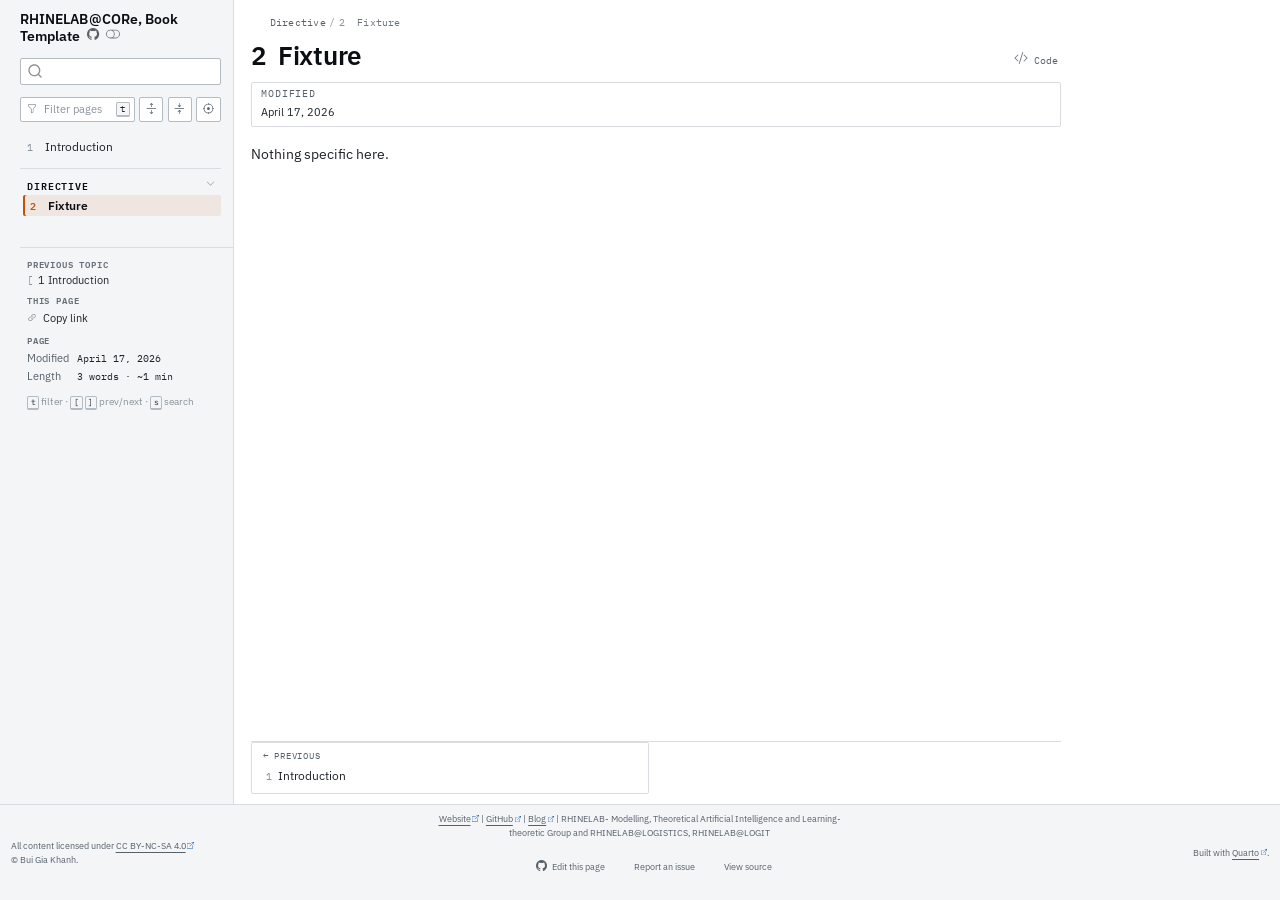
<file: core/public/content/indie.html>
<!DOCTYPE html>
<html xmlns="http://www.w3.org/1999/xhtml" lang="en" xml:lang="en"><head>

<meta charset="utf-8">
<meta name="generator" content="quarto-1.9.38">

<meta name="viewport" content="width=device-width, initial-scale=1.0, user-scalable=yes">


<title>2&nbsp; Fixture – RHINELAB@CORe, Book Template</title>
<style>
/* Default styles provided by pandoc.
** See https://pandoc.org/MANUAL.html#variables-for-html for config info.
*/
code{white-space: pre-wrap;}
span.smallcaps{font-variant: small-caps;}
div.columns{display: flex; gap: min(4vw, 1.5em);}
div.column{flex: auto; overflow-x: auto;}
div.hanging-indent{margin-left: 1.5em; text-indent: -1.5em;}
ul.task-list{list-style: none;}
ul.task-list li input[type="checkbox"] {
  width: 0.8em;
  margin: 0 0.8em 0.2em -1em; /* quarto-specific, see https://github.com/quarto-dev/quarto-cli/issues/4556 */ 
  vertical-align: middle;
}
/* CSS for syntax highlighting */
html { -webkit-text-size-adjust: 100%; }
pre > code.sourceCode { white-space: pre; position: relative; }
pre > code.sourceCode > span { display: inline-block; line-height: 1.25; }
pre > code.sourceCode > span:empty { height: 1.2em; }
.sourceCode { overflow: visible; }
code.sourceCode > span { color: inherit; text-decoration: inherit; }
div.sourceCode { margin: 1em 0; }
pre.sourceCode { margin: 0; }
@media screen {
div.sourceCode { overflow: auto; }
}
@media print {
pre > code.sourceCode { white-space: pre-wrap; }
pre > code.sourceCode > span { text-indent: -5em; padding-left: 5em; }
}
pre.numberSource code
  { counter-reset: source-line 0; }
pre.numberSource code > span
  { position: relative; left: -4em; counter-increment: source-line; }
pre.numberSource code > span > a:first-child::before
  { content: counter(source-line);
    position: relative; left: -1em; text-align: right; vertical-align: baseline;
    border: none; display: inline-block;
    -webkit-touch-callout: none; -webkit-user-select: none;
    -khtml-user-select: none; -moz-user-select: none;
    -ms-user-select: none; user-select: none;
    padding: 0 4px; width: 4em;
  }
pre.numberSource { margin-left: 3em;  padding-left: 4px; }
div.sourceCode
  {   }
@media screen {
pre > code.sourceCode > span > a:first-child::before { text-decoration: underline; }
}
</style>


<script src="../site_libs/quarto-nav/quarto-nav.js"></script>
<script src="../site_libs/clipboard/clipboard.min.js"></script>
<script src="../site_libs/quarto-search/autocomplete.umd.js"></script>
<script src="../site_libs/quarto-search/fuse.min.js"></script>
<script src="../site_libs/quarto-search/quarto-search.js"></script>
<meta name="quarto:offset" content="../">
<link href="../index.html" rel="prev">
<link href="../Figures/favicon.ico" rel="icon">
<script src="../site_libs/quarto-html/quarto.js" type="module"></script>
<script src="../site_libs/quarto-html/tabsets/tabsets.js" type="module"></script>
<script src="../site_libs/quarto-html/popper.min.js"></script>
<script src="../site_libs/quarto-html/tippy.umd.min.js"></script>
<script src="../site_libs/quarto-html/anchor.min.js"></script>
<link href="../site_libs/quarto-html/tippy.css" rel="stylesheet">
<link href="../site_libs/quarto-html/quarto-syntax-highlighting-be5d01a035611e5caa05065215894e97.css" rel="stylesheet" class="quarto-color-scheme" id="quarto-text-highlighting-styles">
<link href="../site_libs/quarto-html/quarto-syntax-highlighting-dark-0ef14ab1bd9b01543e0f27530284b958.css" rel="stylesheet" class="quarto-color-scheme quarto-color-alternate" id="quarto-text-highlighting-styles">
<link href="../site_libs/quarto-html/quarto-syntax-highlighting-be5d01a035611e5caa05065215894e97.css" rel="stylesheet" class="quarto-color-scheme-extra" id="quarto-text-highlighting-styles">
<script src="../site_libs/bootstrap/bootstrap.min.js"></script>
<link href="../site_libs/bootstrap/bootstrap-icons.css" rel="stylesheet">
<link href="../site_libs/bootstrap/bootstrap-bf4e593068bd9ca07a4d32c51b0ba6f3.min.css" rel="stylesheet" append-hash="true" class="quarto-color-scheme" id="quarto-bootstrap" data-mode="light">
<link href="../site_libs/bootstrap/bootstrap-dark-c911523ab3c2d08f314f5690ccd08cb3.min.css" rel="stylesheet" append-hash="true" class="quarto-color-scheme quarto-color-alternate" id="quarto-bootstrap" data-mode="dark">
<link href="../site_libs/bootstrap/bootstrap-bf4e593068bd9ca07a4d32c51b0ba6f3.min.css" rel="stylesheet" append-hash="true" class="quarto-color-scheme-extra" id="quarto-bootstrap" data-mode="light">
<script id="quarto-search-options" type="application/json">{
  "location": "sidebar",
  "copy-button": false,
  "collapse-after": 3,
  "panel-placement": "start",
  "type": "textbox",
  "limit": 50,
  "keyboard-shortcut": [
    "f",
    "/",
    "s"
  ],
  "show-item-context": false,
  "language": {
    "search-no-results-text": "No results",
    "search-matching-documents-text": "matching documents",
    "search-copy-link-title": "Copy link to search",
    "search-hide-matches-text": "Hide additional matches",
    "search-more-match-text": "more match in this document",
    "search-more-matches-text": "more matches in this document",
    "search-clear-button-title": "Clear",
    "search-text-placeholder": "",
    "search-detached-cancel-button-title": "Cancel",
    "search-submit-button-title": "Submit",
    "search-label": "Search"
  }
}</script>
<style>html{ scroll-behavior: smooth; }</style>


</head>

<body class="nav-sidebar docked quarto-light"><script id="quarto-html-before-body" type="application/javascript">
    const toggleBodyColorMode = (bsSheetEl) => {
      const mode = bsSheetEl.getAttribute("data-mode");
      const bodyEl = window.document.querySelector("body");
      if (mode === "dark") {
        bodyEl.classList.add("quarto-dark");
        bodyEl.classList.remove("quarto-light");
      } else {
        bodyEl.classList.add("quarto-light");
        bodyEl.classList.remove("quarto-dark");
      }
    }
    const toggleBodyColorPrimary = () => {
      const bsSheetEl = window.document.querySelector("link#quarto-bootstrap:not([rel=disabled-stylesheet])");
      if (bsSheetEl) {
        toggleBodyColorMode(bsSheetEl);
      }
    }
    const setColorSchemeToggle = (alternate) => {
      const toggles = window.document.querySelectorAll('.quarto-color-scheme-toggle');
      for (let i=0; i < toggles.length; i++) {
        const toggle = toggles[i];
        if (toggle) {
          if (alternate) {
            toggle.classList.add("alternate");
          } else {
            toggle.classList.remove("alternate");
          }
        }
      }
    };
    const toggleColorMode = (alternate) => {
      // Switch the stylesheets
      const primaryStylesheets = window.document.querySelectorAll('link.quarto-color-scheme:not(.quarto-color-alternate)');
      const alternateStylesheets = window.document.querySelectorAll('link.quarto-color-scheme.quarto-color-alternate');
      manageTransitions('#quarto-margin-sidebar .nav-link', false);
      if (alternate) {
        // note: dark is layered on light, we don't disable primary!
        enableStylesheet(alternateStylesheets);
        for (const sheetNode of alternateStylesheets) {
          if (sheetNode.id === "quarto-bootstrap") {
            toggleBodyColorMode(sheetNode);
          }
        }
      } else {
        disableStylesheet(alternateStylesheets);
        enableStylesheet(primaryStylesheets)
        toggleBodyColorPrimary();
      }
      manageTransitions('#quarto-margin-sidebar .nav-link', true);
      // Switch the toggles
      setColorSchemeToggle(alternate)
      // Hack to workaround the fact that safari doesn't
      // properly recolor the scrollbar when toggling (#1455)
      if (navigator.userAgent.indexOf('Safari') > 0 && navigator.userAgent.indexOf('Chrome') == -1) {
        manageTransitions("body", false);
        window.scrollTo(0, 1);
        setTimeout(() => {
          window.scrollTo(0, 0);
          manageTransitions("body", true);
        }, 40);
      }
    }
    const disableStylesheet = (stylesheets) => {
      for (let i=0; i < stylesheets.length; i++) {
        const stylesheet = stylesheets[i];
        stylesheet.rel = 'disabled-stylesheet';
      }
    }
    const enableStylesheet = (stylesheets) => {
      for (let i=0; i < stylesheets.length; i++) {
        const stylesheet = stylesheets[i];
        if(stylesheet.rel !== 'stylesheet') { // for Chrome, which will still FOUC without this check
          stylesheet.rel = 'stylesheet';
        }
      }
    }
    const manageTransitions = (selector, allowTransitions) => {
      const els = window.document.querySelectorAll(selector);
      for (let i=0; i < els.length; i++) {
        const el = els[i];
        if (allowTransitions) {
          el.classList.remove('notransition');
        } else {
          el.classList.add('notransition');
        }
      }
    }
    const isFileUrl = () => {
      return window.location.protocol === 'file:';
    }
    const hasAlternateSentinel = () => {
      let styleSentinel = getColorSchemeSentinel();
      if (styleSentinel !== null) {
        return styleSentinel === "alternate";
      } else {
        return false;
      }
    }
    const setStyleSentinel = (alternate) => {
      const value = alternate ? "alternate" : "default";
      if (!isFileUrl()) {
        window.localStorage.setItem("quarto-color-scheme", value);
      } else {
        localAlternateSentinel = value;
      }
    }
    const getColorSchemeSentinel = () => {
      if (!isFileUrl()) {
        const storageValue = window.localStorage.getItem("quarto-color-scheme");
        return storageValue != null ? storageValue : localAlternateSentinel;
      } else {
        return localAlternateSentinel;
      }
    }
    const toggleGiscusIfUsed = (isAlternate, darkModeDefault) => {
      const baseTheme = document.querySelector('#giscus-base-theme')?.value ?? 'light';
      const alternateTheme = document.querySelector('#giscus-alt-theme')?.value ?? 'dark';
      let newTheme = '';
      if(authorPrefersDark) {
        newTheme = isAlternate ? baseTheme : alternateTheme;
      } else {
        newTheme = isAlternate ? alternateTheme : baseTheme;
      }
      const changeGiscusTheme = () => {
        // From: https://github.com/giscus/giscus/issues/336
        const sendMessage = (message) => {
          const iframe = document.querySelector('iframe.giscus-frame');
          if (!iframe) return;
          iframe.contentWindow.postMessage({ giscus: message }, 'https://giscus.app');
        }
        sendMessage({
          setConfig: {
            theme: newTheme
          }
        });
      }
      const isGiscussLoaded = window.document.querySelector('iframe.giscus-frame') !== null;
      if (isGiscussLoaded) {
        changeGiscusTheme();
      }
    };
    const authorPrefersDark = false;
    const queryPrefersDark = window.matchMedia('(prefers-color-scheme: dark)');
    const darkModeDefault = queryPrefersDark.matches;
      document.querySelector('link#quarto-text-highlighting-styles.quarto-color-scheme-extra').rel = 'disabled-stylesheet';
      document.querySelector('link#quarto-bootstrap.quarto-color-scheme-extra').rel = 'disabled-stylesheet';
    let localAlternateSentinel = darkModeDefault ? 'alternate' : 'default';
    // Dark / light mode switch
    window.quartoToggleColorScheme = () => {
      // Read the current dark / light value
      let toAlternate = !hasAlternateSentinel();
      toggleColorMode(toAlternate);
      setStyleSentinel(toAlternate);
      toggleGiscusIfUsed(toAlternate, darkModeDefault);
      window.dispatchEvent(new Event('resize'));
    };
    queryPrefersDark.addEventListener("change", e => {
      if(window.localStorage.getItem("quarto-color-scheme") !== null)
        return;
      const alternate = e.matches
      toggleColorMode(alternate);
      localAlternateSentinel = e.matches ? 'alternate' : 'default'; // this is used alongside local storage!
      toggleGiscusIfUsed(alternate, darkModeDefault);
    });
    // Switch to dark mode if need be
    if (hasAlternateSentinel()) {
      toggleColorMode(true);
    } else {
      toggleColorMode(false);
    }
  </script>

<div id="quarto-search-results"></div>
  <header id="quarto-header" class="headroom fixed-top">
  <nav class="quarto-secondary-nav">
    <div class="container-fluid d-flex">
      <button type="button" class="quarto-btn-toggle btn" data-bs-toggle="collapse" role="button" data-bs-target=".quarto-sidebar-collapse-item" aria-controls="quarto-sidebar" aria-expanded="false" aria-label="Toggle sidebar navigation" onclick="if (window.quartoToggleHeadroom) { window.quartoToggleHeadroom(); }">
        <i class="bi bi-layout-text-sidebar-reverse"></i>
      </button>
        <nav class="quarto-page-breadcrumbs" aria-label="breadcrumb"><ol class="breadcrumb"><li class="breadcrumb-item"><a href="../content/indie.html">Directive</a></li><li class="breadcrumb-item"><a href="../content/indie.html"><span class="chapter-number">2</span>&nbsp; <span class="chapter-title">Fixture</span></a></li></ol></nav>
        <a class="flex-grow-1" role="navigation" data-bs-toggle="collapse" data-bs-target=".quarto-sidebar-collapse-item" aria-controls="quarto-sidebar" aria-expanded="false" aria-label="Toggle sidebar navigation" onclick="if (window.quartoToggleHeadroom) { window.quartoToggleHeadroom(); }">      
        </a>
      <button type="button" class="btn quarto-search-button" aria-label="Search" onclick="window.quartoOpenSearch();">
        <i class="bi bi-search"></i>
      </button>
    </div>
  </nav>
</header>
<!-- content -->
<div id="quarto-content" class="quarto-container page-columns page-rows-contents page-layout-article">
<!-- sidebar -->
  <nav id="quarto-sidebar" class="sidebar collapse collapse-horizontal quarto-sidebar-collapse-item sidebar-navigation docked overflow-auto">
    <div class="pt-lg-2 mt-2 text-left sidebar-header">
    <div class="sidebar-title mb-0 py-0">
      <a href="../">RHINELAB@CORe, Book Template</a> 
        <div class="sidebar-tools-main">
    <a href="https://github.com/tree/main/book/" title="Source Code" class="quarto-navigation-tool px-1" aria-label="Source Code"><i class="bi bi-github"></i></a>
  <a href="" class="quarto-color-scheme-toggle quarto-navigation-tool  px-1" onclick="window.quartoToggleColorScheme(); return false;" title="Toggle dark mode"><i class="bi"></i></a>
</div>
    </div>
      </div>
        <div class="mt-2 flex-shrink-0 align-items-center">
        <div class="sidebar-search">
        <div id="quarto-search" class="" title="Search"></div>
        </div>
        </div>
    <div class="sidebar-menu-container"> 
    <ul class="list-unstyled mt-1">
        <li class="sidebar-item">
  <div class="sidebar-item-container"> 
  <a href="../index.html" class="sidebar-item-text sidebar-link">
 <span class="menu-text"><span class="chapter-number">1</span>&nbsp; <span class="chapter-title">Introduction</span></span></a>
  </div>
</li>
        <li class="sidebar-item sidebar-item-section">
      <div class="sidebar-item-container"> 
            <a class="sidebar-item-text sidebar-link text-start" data-bs-toggle="collapse" data-bs-target="#quarto-sidebar-section-1" role="navigation" aria-expanded="true">
 <span class="menu-text">Directive</span></a>
          <a class="sidebar-item-toggle text-start" data-bs-toggle="collapse" data-bs-target="#quarto-sidebar-section-1" role="navigation" aria-expanded="true" aria-label="Toggle section">
            <i class="bi bi-chevron-right ms-2"></i>
          </a> 
      </div>
      <ul id="quarto-sidebar-section-1" class="collapse list-unstyled sidebar-section depth1 show">  
          <li class="sidebar-item">
  <div class="sidebar-item-container"> 
  <a href="../content/indie.html" class="sidebar-item-text sidebar-link active">
 <span class="menu-text"><span class="chapter-number">2</span>&nbsp; <span class="chapter-title">Fixture</span></span></a>
  </div>
</li>
      </ul>
  </li>
    </ul>
    </div>
</nav>
<div id="quarto-sidebar-glass" class="quarto-sidebar-collapse-item" data-bs-toggle="collapse" data-bs-target=".quarto-sidebar-collapse-item"></div>
<!-- margin-sidebar -->
    <div id="quarto-margin-sidebar" class="sidebar margin-sidebar zindex-bottom">
        
    </div>
<!-- main -->
<main class="content" id="quarto-document-content">


<header id="title-block-header" class="quarto-title-block default"><nav class="quarto-page-breadcrumbs quarto-title-breadcrumbs d-none d-lg-block" aria-label="breadcrumb"><ol class="breadcrumb"><li class="breadcrumb-item"><a href="../content/indie.html">Directive</a></li><li class="breadcrumb-item"><a href="../content/indie.html"><span class="chapter-number">2</span>&nbsp; <span class="chapter-title">Fixture</span></a></li></ol></nav>
<div class="quarto-title">
<div class="quarto-title-block"><div><h1 class="title"><span class="chapter-number">2</span>&nbsp; <span class="chapter-title">Fixture</span></h1><button type="button" class="btn code-tools-button" id="quarto-code-tools-source"><i class="bi"></i> Code</button></div></div>
</div>



<div class="quarto-title-meta">

    
  
    <div>
    <div class="quarto-title-meta-heading">Modified</div>
    <div class="quarto-title-meta-contents">
      <p class="date-modified">April 17, 2026</p>
    </div>
  </div>
    
  </div>
  


</header>


<p>Nothing specific here.</p>


<!-- -->


</main> <!-- /main -->
<script id="rhinelab-tools">
/* RHINELAB docs tools: sidebar filter, expand/collapse/locate, remembered
   section state, Sphinx-style page panel, keyboard nav, code language labels.
   No dependencies; uses Bootstrap's Collapse if present. */
(() => {
  "use strict";

  const onReady = (fn) =>
    document.readyState === "loading"
      ? document.addEventListener("DOMContentLoaded", () => setTimeout(fn, 0))
      : setTimeout(fn, 0);

  // one storage namespace per site (several sites can share a domain)
  const siteRoot = (() => {
    const off = document.querySelector('meta[name="quarto:offset"]');
    try { return new URL(off ? off.content : "./", location.href).pathname; }
    catch { return "/"; }
  })();
  const store = {
    key: "rhinelab:sidebar:" + siteRoot,
    read() { try { return JSON.parse(localStorage.getItem(this.key)) || {}; } catch { return {}; } },
    write(v) { try { localStorage.setItem(this.key, JSON.stringify(v)); } catch {} },
  };

  const el = (tag, attrs = {}, html = "") => {
    const n = document.createElement(tag);
    for (const [k, v] of Object.entries(attrs)) n.setAttribute(k, v);
    if (html) n.innerHTML = html;
    return n;
  };
  const esc = (s) => s.replace(/[&<>"']/g, (c) => ({ "&": "&amp;", "<": "&lt;", ">": "&gt;", '"': "&quot;", "'": "&#39;" }[c]));
  const clean = (s) => (s || "").replace(/\s+/g, " ").trim();
  const isTyping = (t) => t && (t.isContentEditable || /^(INPUT|TEXTAREA|SELECT)$/.test(t.tagName));

  onReady(() => {
    const sidebar = document.getElementById("quarto-sidebar");
    const menu = sidebar && sidebar.querySelector(".sidebar-menu-container");
    const prevLink = document.querySelector(".page-navigation .nav-page-previous a.pagination-link");
    const nextLink = document.querySelector(".page-navigation .nav-page-next a.pagination-link");

    // ── code blocks: language label ────────────────────────────────────
    const skip = new Set(["sourceCode", "code-with-copy", "number-lines", "numberSource", "code-annotation-code", "cell-code"]);
    document.querySelectorAll("div.sourceCode > pre.sourceCode").forEach((pre) => {
      const lang = [...pre.classList].find((c) => !skip.has(c));
      if (lang) pre.parentElement.setAttribute("data-lang", lang === "r" ? "R" : lang);
    });

    // ── keyboard: [ ] prev/next page, t = filter ───────────────────────
    let filterInput = null;
    document.addEventListener("keydown", (e) => {
      if (e.defaultPrevented || e.ctrlKey || e.metaKey || e.altKey || isTyping(e.target)) return;
      if (e.key === "[" && prevLink) { e.preventDefault(); location.href = prevLink.href; }
      else if (e.key === "]" && nextLink) { e.preventDefault(); location.href = nextLink.href; }
      else if (e.key === "t" && filterInput && filterInput.offsetParent !== null) {
        e.preventDefault(); filterInput.focus(); filterInput.select();
      }
    });

    if (!sidebar || !menu) return;

    // ── section open/close helpers ─────────────────────────────────────
    const sections = () => [...menu.querySelectorAll("ul.sidebar-section[id]")];
    const triggersFor = (ul) => sidebar.querySelectorAll(`[data-bs-target="#${CSS.escape(ul.id)}"]`);
    const setOpen = (ul, open) => {
      ul.classList.toggle("show", open);
      triggersFor(ul).forEach((a) => {
        a.setAttribute("aria-expanded", String(open));
        a.classList.toggle("collapsed", !open);
      });
    };
    const holdsActive = (ul) => !!ul.querySelector("a.sidebar-link.active");
    const openAncestors = (node) => {
      let ul = node.closest("ul.sidebar-section");
      while (ul) { setOpen(ul, true); ul = ul.parentElement.closest("ul.sidebar-section"); }
    };

    // remember what the reader opened/closed, across pages
    let state = store.read();
    sections().forEach((ul) => {
      if (!(ul.id in state)) return;
      if (state[ul.id] === false && holdsActive(ul)) return; // never hide the current page
      setOpen(ul, state[ul.id]);
    });
    let filtering = false;
    const remember = (e) => {
      const ul = e.target;
      if (filtering || !ul.classList || !ul.classList.contains("sidebar-section") || !ul.id) return;
      state[ul.id] = e.type === "shown.bs.collapse";
      store.write(state);
    };
    sidebar.addEventListener("shown.bs.collapse", remember);
    sidebar.addEventListener("hidden.bs.collapse", remember);

    // ── toolbar: filter + expand/collapse/locate ───────────────────────
    const bar = el("div", { class: "mt-sb-toolbar", role: "toolbar", "aria-label": "Navigation tools" });
    bar.innerHTML =
      '<label class="mt-sb-filter"><i class="bi bi-funnel" aria-hidden="true"></i>' +
      '<input type="search" placeholder="Filter pages" aria-label="Filter navigation" autocomplete="off" spellcheck="false">' +
      "<kbd>t</kbd></label>" +
      '<button type="button" class="mt-sb-btn" data-act="expand" title="Expand all"><i class="bi bi-arrows-expand"></i></button>' +
      '<button type="button" class="mt-sb-btn" data-act="collapse" title="Collapse all"><i class="bi bi-arrows-collapse"></i></button>' +
      '<button type="button" class="mt-sb-btn" data-act="locate" title="Reveal current page"><i class="bi bi-crosshair"></i></button>';
    menu.parentNode.insertBefore(bar, menu);
    filterInput = bar.querySelector("input");
    const empty = el("div", { class: "mt-sb-empty", hidden: "" }, "no matching pages");
    menu.appendChild(empty);

    // scroll only the sidebar (scrollIntoView would also move the page)
    const centerIn = (a, smooth) => {
      const r = a.getBoundingClientRect(), s = sidebar.getBoundingClientRect();
      sidebar.scrollTo({ top: sidebar.scrollTop + (r.top - s.top) - s.height / 2 + r.height / 2,
                         behavior: smooth ? "smooth" : "auto" });
    };
    const locate = () => {
      const a = menu.querySelector("a.sidebar-link.active");
      if (!a) return;
      openAncestors(a);
      centerIn(a, true);
      a.focus({ preventScroll: true });
    };

    bar.addEventListener("click", (e) => {
      const btn = e.target.closest("button[data-act]");
      if (!btn) return;
      const act = btn.dataset.act;
      if (act === "locate") return locate();
      const open = act === "expand";
      sections().forEach((ul) => { setOpen(ul, open); state[ul.id] = open; });
      if (!open) { const a = menu.querySelector("a.sidebar-link.active"); if (a) openAncestors(a); }
      store.write(state);
    });

    // filter
    const items = [...menu.querySelectorAll("li.sidebar-item")];
    const labelOf = (li) => {
      const a = li.querySelector(":scope > .sidebar-item-container > a.sidebar-item-text");
      return clean(a ? a.textContent : "").toLowerCase();
    };
    const labels = new Map(items.map((li) => [li, labelOf(li)]));
    let snapshot = null;

    const runFilter = (raw) => {
      const terms = clean(raw).toLowerCase().split(" ").filter(Boolean);
      if (!terms.length) {
        filtering = false;
        items.forEach((li) => li.classList.remove("mt-hide", "mt-match"));
        if (snapshot) { snapshot.forEach(([ul, open]) => setOpen(ul, open)); snapshot = null; }
        empty.hidden = true;
        return;
      }
      if (!snapshot) snapshot = sections().map((ul) => [ul, ul.classList.contains("show")]);
      filtering = true;
      items.forEach((li) => { li.classList.add("mt-hide"); li.classList.remove("mt-match"); });
      let hits = 0;
      items.forEach((li) => {
        const label = labels.get(li);
        if (!terms.every((t) => label.includes(t))) return;
        hits++;
        li.classList.remove("mt-hide");
        li.classList.add("mt-match");
        const own = li.querySelector(":scope > ul.sidebar-section");
        if (own) { setOpen(own, true); own.querySelectorAll("li.sidebar-item").forEach((d) => d.classList.remove("mt-hide")); }
        let p = li.parentElement.closest("li.sidebar-item");
        while (p) {
          p.classList.remove("mt-hide");
          const ul = p.querySelector(":scope > ul.sidebar-section");
          if (ul) setOpen(ul, true);
          p = p.parentElement.closest("li.sidebar-item");
        }
      });
      empty.hidden = hits > 0;
    };

    filterInput.addEventListener("input", () => runFilter(filterInput.value));
    filterInput.addEventListener("keydown", (e) => {
      if (e.key === "Escape") { filterInput.value = ""; runFilter(""); filterInput.blur(); }
      else if (e.key === "Enter") {
        const first = menu.querySelector("li.mt-match > .sidebar-item-container > a.sidebar-link[href]");
        if (first) location.href = first.href;
      } else if (e.key === "ArrowDown") {
        const first = menu.querySelector("li.sidebar-item:not(.mt-hide) a.sidebar-link[href]");
        if (first) { e.preventDefault(); first.focus(); }
      }
    });

    // ↑/↓ moves between visible links inside the tree
    menu.addEventListener("keydown", (e) => {
      if (e.key !== "ArrowDown" && e.key !== "ArrowUp") return;
      const links = [...menu.querySelectorAll("a.sidebar-link[href]")].filter((a) => a.offsetParent !== null);
      const i = links.indexOf(document.activeElement);
      if (i < 0) return;
      e.preventDefault();
      const j = e.key === "ArrowDown" ? Math.min(i + 1, links.length - 1) : i - 1;
      if (j < 0) filterInput.focus(); else links[j].focus();
    });

    // ── page panel (Sphinx: previous / next topic, this page, meta) ────
    const panel = el("div", { class: "mt-sb-panel" });
    const topic = (a, dir, label) =>
      `<section class="mt-sb-block"><h6>${label}</h6><a class="mt-topic" href="${a.getAttribute("href")}">` +
      `<span class="mt-dir">${dir}</span><span>${esc(clean(a.textContent))}</span></a></section>`;
    let html = "";
    if (prevLink) html += topic(prevLink, "[", "Previous topic");
    if (nextLink) html += topic(nextLink, "]", "Next topic");

    const actionsBox = document.querySelector("#quarto-margin-sidebar .toc-actions") ||
                       document.querySelector("nav[role='doc-toc'] .toc-actions");
    const actions = actionsBox ? [...actionsBox.querySelectorAll("a")] : [];
    const icon = (t) => /edit/i.test(t) ? "pencil-square" : /issue|bug/i.test(t) ? "bug" : /source/i.test(t) ? "file-earmark-code" : "box-arrow-up-right";
    html += '<section class="mt-sb-block"><h6>This page</h6><ul>';
    actions.forEach((a) => {
      const t = clean(a.textContent);
      html += `<li><a href="${a.getAttribute("href")}"${a.target ? ` target="${a.target}"` : ""}><i class="bi bi-${icon(t)}"></i>${esc(t)}</a></li>`;
    });
    html += '<li><button type="button" class="mt-linklike" data-act="copy-link"><i class="bi bi-link-45deg"></i><span>Copy link</span></button></li>';
    html += "</ul></section>";

    const main = document.querySelector("main.content");
    if (main) {
      const body = main.cloneNode(true);
      body.querySelectorAll("pre, code, script, style, .MathJax, mjx-container, .quarto-title-block, nav, .footnotes").forEach((n) => n.remove());
      const words = (body.textContent.match(/[\p{L}\p{N}][\p{L}\p{N}'’-]*/gu) || []).length;
      const mod = document.querySelector(".quarto-title-meta .date-modified, p.date-modified");
      const secs = main.querySelectorAll("section.level2").length;
      html += '<section class="mt-sb-block mt-sb-meta"><h6>Page</h6><dl>';
      if (mod) html += `<dt>Modified</dt><dd>${esc(clean(mod.textContent))}</dd>`;
      html += `<dt>Length</dt><dd>${words.toLocaleString()} words · ~${Math.max(1, Math.round(words / 220))} min</dd>`;
      if (secs) html += `<dt>Sections</dt><dd>${secs}</dd>`;
      html += "</dl></section>";
    }
    html += '<div class="mt-sb-keys"><kbd>t</kbd> filter · <kbd>[</kbd> <kbd>]</kbd> prev/next · <kbd>s</kbd> search</div>';
    panel.innerHTML = html;
    menu.after(panel);

    panel.addEventListener("click", async (e) => {
      const btn = e.target.closest('[data-act="copy-link"]');
      if (!btn) return;
      const span = btn.querySelector("span");
      try { await navigator.clipboard.writeText(location.href.split("#")[0]); span.textContent = "Copied"; }
      catch { span.textContent = "Copy failed"; }
      setTimeout(() => (span.textContent = "Copy link"), 1400);
    });

    // keep the current page in view on load (without animation)
    const active = menu.querySelector("a.sidebar-link.active");
    if (active) {
      const r = active.getBoundingClientRect(), s = sidebar.getBoundingClientRect();
      if (r.top < s.top || r.bottom > s.bottom) centerIn(active, false);
    }
  });
})();
</script>
<script id="quarto-html-after-body" type="application/javascript">
  window.document.addEventListener("DOMContentLoaded", function (event) {
    // Ensure there is a toggle, if there isn't float one in the top right
    if (window.document.querySelector('.quarto-color-scheme-toggle') === null) {
      const a = window.document.createElement('a');
      a.classList.add('top-right');
      a.classList.add('quarto-color-scheme-toggle');
      a.href = "";
      a.onclick = function() { try { window.quartoToggleColorScheme(); } catch {} return false; };
      const i = window.document.createElement("i");
      i.classList.add('bi');
      a.appendChild(i);
      window.document.body.appendChild(a);
    }
    setColorSchemeToggle(hasAlternateSentinel())
    const icon = "";
    const anchorJS = new window.AnchorJS();
    anchorJS.options = {
      placement: 'right',
      icon: icon
    };
    anchorJS.add('.anchored');
    const isCodeAnnotation = (el) => {
      for (const clz of el.classList) {
        if (clz.startsWith('code-annotation-')) {                     
          return true;
        }
      }
      return false;
    }
    const onCopySuccess = function(e) {
      // button target
      const button = e.trigger;
      // don't keep focus
      button.blur();
      // flash "checked"
      button.classList.add('code-copy-button-checked');
      var currentTitle = button.getAttribute("title");
      button.setAttribute("title", "Copied!");
      let tooltip;
      if (window.bootstrap) {
        button.setAttribute("data-bs-toggle", "tooltip");
        button.setAttribute("data-bs-placement", "left");
        button.setAttribute("data-bs-title", "Copied!");
        tooltip = new bootstrap.Tooltip(button, 
          { trigger: "manual", 
            customClass: "code-copy-button-tooltip",
            offset: [0, -8]});
        tooltip.show();    
      }
      setTimeout(function() {
        if (tooltip) {
          tooltip.hide();
          button.removeAttribute("data-bs-title");
          button.removeAttribute("data-bs-toggle");
          button.removeAttribute("data-bs-placement");
        }
        button.setAttribute("title", currentTitle);
        button.classList.remove('code-copy-button-checked');
      }, 1000);
      // clear code selection
      e.clearSelection();
    }
    const getTextToCopy = function(trigger) {
      const outerScaffold = trigger.parentElement.cloneNode(true);
      const codeEl = outerScaffold.querySelector('code');
      for (const childEl of codeEl.children) {
        if (isCodeAnnotation(childEl)) {
          childEl.remove();
        }
      }
      return codeEl.innerText;
    }
    const clipboard = new window.ClipboardJS('.code-copy-button:not([data-in-quarto-modal])', {
      text: getTextToCopy
    });
    clipboard.on('success', onCopySuccess);
    if (window.document.getElementById('quarto-embedded-source-code-modal')) {
      const clipboardModal = new window.ClipboardJS('.code-copy-button[data-in-quarto-modal]', {
        text: getTextToCopy,
        container: window.document.getElementById('quarto-embedded-source-code-modal')
      });
      clipboardModal.on('success', onCopySuccess);
    }
    const viewSource = window.document.getElementById('quarto-view-source') ||
                       window.document.getElementById('quarto-code-tools-source');
    if (viewSource) {
      const sourceUrl = viewSource.getAttribute("data-quarto-source-url");
      viewSource.addEventListener("click", function(e) {
        if (sourceUrl) {
          // rstudio viewer pane
          if (/\bcapabilities=\b/.test(window.location)) {
            window.open(sourceUrl);
          } else {
            window.location.href = sourceUrl;
          }
        } else {
          const modal = new bootstrap.Modal(document.getElementById('quarto-embedded-source-code-modal'));
          modal.show();
        }
        return false;
      });
    }
    function toggleCodeHandler(show) {
      return function(e) {
        const detailsSrc = window.document.querySelectorAll(".cell > details > .sourceCode");
        for (let i=0; i<detailsSrc.length; i++) {
          const details = detailsSrc[i].parentElement;
          if (show) {
            details.open = true;
          } else {
            details.removeAttribute("open");
          }
        }
        const cellCodeDivs = window.document.querySelectorAll(".cell > .sourceCode");
        const fromCls = show ? "hidden" : "unhidden";
        const toCls = show ? "unhidden" : "hidden";
        for (let i=0; i<cellCodeDivs.length; i++) {
          const codeDiv = cellCodeDivs[i];
          if (codeDiv.classList.contains(fromCls)) {
            codeDiv.classList.remove(fromCls);
            codeDiv.classList.add(toCls);
          } 
        }
        return false;
      }
    }
    const hideAllCode = window.document.getElementById("quarto-hide-all-code");
    if (hideAllCode) {
      hideAllCode.addEventListener("click", toggleCodeHandler(false));
    }
    const showAllCode = window.document.getElementById("quarto-show-all-code");
    if (showAllCode) {
      showAllCode.addEventListener("click", toggleCodeHandler(true));
    }
      var localhostRegex = new RegExp(/^(?:http|https):\/\/localhost\:?[0-9]*\//);
      var mailtoRegex = new RegExp(/^mailto:/);
        var filterRegex = new RegExp('/' + window.location.host + '/');
      var isInternal = (href) => {
          return filterRegex.test(href) || localhostRegex.test(href) || mailtoRegex.test(href);
      }
      // Inspect non-navigation links and adorn them if external
     var links = window.document.querySelectorAll('a[href]:not(.nav-link):not(.navbar-brand):not(.toc-action):not(.sidebar-link):not(.sidebar-item-toggle):not(.pagination-link):not(.no-external):not([aria-hidden]):not(.dropdown-item):not(.quarto-navigation-tool):not(.about-link)');
      for (var i=0; i<links.length; i++) {
        const link = links[i];
        if (!isInternal(link.href)) {
          // undo the damage that might have been done by quarto-nav.js in the case of
          // links that we want to consider external
          if (link.dataset.originalHref !== undefined) {
            link.href = link.dataset.originalHref;
          }
            // target, if specified
            link.setAttribute("target", "_blank");
            if (link.getAttribute("rel") === null) {
              link.setAttribute("rel", "noopener");
            }
            // default icon
            link.classList.add("external");
        }
      }
    function tippyHover(el, contentFn, onTriggerFn, onUntriggerFn) {
      const config = {
        allowHTML: true,
        maxWidth: 500,
        delay: 100,
        arrow: false,
        appendTo: function(el) {
            return el.parentElement;
        },
        interactive: true,
        interactiveBorder: 10,
        theme: 'quarto',
        placement: 'bottom-start',
      };
      if (contentFn) {
        config.content = contentFn;
      }
      if (onTriggerFn) {
        config.onTrigger = onTriggerFn;
      }
      if (onUntriggerFn) {
        config.onUntrigger = onUntriggerFn;
      }
      window.tippy(el, config); 
    }
    const noterefs = window.document.querySelectorAll('a[role="doc-noteref"]');
    for (var i=0; i<noterefs.length; i++) {
      const ref = noterefs[i];
      tippyHover(ref, function() {
        // use id or data attribute instead here
        let href = ref.getAttribute('data-footnote-href') || ref.getAttribute('href');
        try { href = new URL(href).hash; } catch {}
        const id = href.replace(/^#\/?/, "");
        const note = window.document.getElementById(id);
        if (note) {
          return note.innerHTML;
        } else {
          return "";
        }
      });
    }
    const xrefs = window.document.querySelectorAll('a.quarto-xref');
    const processXRef = (id, note) => {
      // Strip column container classes
      const stripColumnClz = (el) => {
        el.classList.remove("page-full", "page-columns");
        if (el.children) {
          for (const child of el.children) {
            stripColumnClz(child);
          }
        }
      }
      stripColumnClz(note)
      if (id === null || id.startsWith('sec-')) {
        // Special case sections, only their first couple elements
        const container = document.createElement("div");
        if (note.children && note.children.length > 2) {
          container.appendChild(note.children[0].cloneNode(true));
          for (let i = 1; i < note.children.length; i++) {
            const child = note.children[i];
            if (child.tagName === "P" && child.innerText === "") {
              continue;
            } else {
              container.appendChild(child.cloneNode(true));
              break;
            }
          }
          if (window.Quarto?.typesetMath) {
            window.Quarto.typesetMath(container);
          }
          return container.innerHTML
        } else {
          if (window.Quarto?.typesetMath) {
            window.Quarto.typesetMath(note);
          }
          return note.innerHTML;
        }
      } else {
        // Remove any anchor links if they are present
        const anchorLink = note.querySelector('a.anchorjs-link');
        if (anchorLink) {
          anchorLink.remove();
        }
        if (window.Quarto?.typesetMath) {
          window.Quarto.typesetMath(note);
        }
        if (note.classList.contains("callout")) {
          return note.outerHTML;
        } else {
          return note.innerHTML;
        }
      }
    }
    for (var i=0; i<xrefs.length; i++) {
      const xref = xrefs[i];
      tippyHover(xref, undefined, function(instance) {
        instance.disable();
        let url = xref.getAttribute('href');
        let hash = undefined; 
        if (url.startsWith('#')) {
          hash = url;
        } else {
          try { hash = new URL(url).hash; } catch {}
        }
        if (hash) {
          const id = hash.replace(/^#\/?/, "");
          const note = window.document.getElementById(id);
          if (note !== null) {
            try {
              const html = processXRef(id, note.cloneNode(true));
              instance.setContent(html);
            } finally {
              instance.enable();
              instance.show();
            }
          } else {
            // See if we can fetch this
            fetch(url.split('#')[0])
            .then(res => res.text())
            .then(html => {
              const parser = new DOMParser();
              const htmlDoc = parser.parseFromString(html, "text/html");
              const note = htmlDoc.getElementById(id);
              if (note !== null) {
                const html = processXRef(id, note);
                instance.setContent(html);
              } 
            }).finally(() => {
              instance.enable();
              instance.show();
            });
          }
        } else {
          // See if we can fetch a full url (with no hash to target)
          // This is a special case and we should probably do some content thinning / targeting
          fetch(url)
          .then(res => res.text())
          .then(html => {
            const parser = new DOMParser();
            const htmlDoc = parser.parseFromString(html, "text/html");
            const note = htmlDoc.querySelector('main.content');
            if (note !== null) {
              // This should only happen for chapter cross references
              // (since there is no id in the URL)
              // remove the first header
              if (note.children.length > 0 && note.children[0].tagName === "HEADER") {
                note.children[0].remove();
              }
              const html = processXRef(null, note);
              instance.setContent(html);
            } 
          }).finally(() => {
            instance.enable();
            instance.show();
          });
        }
      }, function(instance) {
      });
    }
        let selectedAnnoteEl;
        const selectorForAnnotation = ( cell, annotation) => {
          let cellAttr = 'data-code-cell="' + cell + '"';
          let lineAttr = 'data-code-annotation="' +  annotation + '"';
          const selector = 'span[' + cellAttr + '][' + lineAttr + ']';
          return selector;
        }
        const selectCodeLines = (annoteEl) => {
          const doc = window.document;
          const targetCell = annoteEl.getAttribute("data-target-cell");
          const targetAnnotation = annoteEl.getAttribute("data-target-annotation");
          const annoteSpan = window.document.querySelector(selectorForAnnotation(targetCell, targetAnnotation));
          const lines = annoteSpan.getAttribute("data-code-lines").split(",");
          const lineIds = lines.map((line) => {
            return targetCell + "-" + line;
          })
          let top = null;
          let height = null;
          let parent = null;
          if (lineIds.length > 0) {
              //compute the position of the single el (top and bottom and make a div)
              const el = window.document.getElementById(lineIds[0]);
              top = el.offsetTop;
              height = el.offsetHeight;
              parent = el.parentElement.parentElement;
            if (lineIds.length > 1) {
              const lastEl = window.document.getElementById(lineIds[lineIds.length - 1]);
              const bottom = lastEl.offsetTop + lastEl.offsetHeight;
              height = bottom - top;
            }
            if (top !== null && height !== null && parent !== null) {
              // cook up a div (if necessary) and position it 
              let div = window.document.getElementById("code-annotation-line-highlight");
              if (div === null) {
                div = window.document.createElement("div");
                div.setAttribute("id", "code-annotation-line-highlight");
                div.style.position = 'absolute';
                parent.appendChild(div);
              }
              div.style.top = top - 2 + "px";
              div.style.height = height + 4 + "px";
              div.style.left = 0;
              let gutterDiv = window.document.getElementById("code-annotation-line-highlight-gutter");
              if (gutterDiv === null) {
                gutterDiv = window.document.createElement("div");
                gutterDiv.setAttribute("id", "code-annotation-line-highlight-gutter");
                gutterDiv.style.position = 'absolute';
                const codeCell = window.document.getElementById(targetCell);
                const gutter = codeCell.querySelector('.code-annotation-gutter');
                gutter.appendChild(gutterDiv);
              }
              gutterDiv.style.top = top - 2 + "px";
              gutterDiv.style.height = height + 4 + "px";
            }
            selectedAnnoteEl = annoteEl;
          }
        };
        const unselectCodeLines = () => {
          const elementsIds = ["code-annotation-line-highlight", "code-annotation-line-highlight-gutter"];
          elementsIds.forEach((elId) => {
            const div = window.document.getElementById(elId);
            if (div) {
              div.remove();
            }
          });
          selectedAnnoteEl = undefined;
        };
          // Handle positioning of the toggle
      window.addEventListener(
        "resize",
        throttle(() => {
          elRect = undefined;
          if (selectedAnnoteEl) {
            selectCodeLines(selectedAnnoteEl);
          }
        }, 10)
      );
      function throttle(fn, ms) {
      let throttle = false;
      let timer;
        return (...args) => {
          if(!throttle) { // first call gets through
              fn.apply(this, args);
              throttle = true;
          } else { // all the others get throttled
              if(timer) clearTimeout(timer); // cancel #2
              timer = setTimeout(() => {
                fn.apply(this, args);
                timer = throttle = false;
              }, ms);
          }
        };
      }
        const annoteTargets = window.document.querySelectorAll('.code-annotation-anchor');
        for (let i=0; i<annoteTargets.length; i++) {
          const annoteTarget = annoteTargets[i];
          const targetCell = annoteTarget.getAttribute("data-target-cell");
          const targetAnnotation = annoteTarget.getAttribute("data-target-annotation");
          const contentFn = () => {
            const content = window.document.querySelector(selectorForAnnotation(targetCell, targetAnnotation));
            if (content) {
              const tipContent = content.cloneNode(true);
              tipContent.classList.add("code-annotation-tip-content");
              return tipContent.outerHTML;
            }
          }
          const config = {
            allowHTML: true,
            content: contentFn,
            onShow: (instance) => {
              selectCodeLines(instance.reference);
              instance.reference.classList.add('code-annotation-active');
              window.tippy.hideAll();
            },
            onHide: (instance) => {
              unselectCodeLines();
              instance.reference.classList.remove('code-annotation-active');
            },
            maxWidth: 300,
            delay: [50, 0],
            duration: [200, 0],
            offset: [5, 10],
            arrow: true,
            appendTo: function(el) {
              return el.parentElement.parentElement.parentElement;
            },
            interactive: true,
            interactiveBorder: 10,
            theme: 'quarto',
            placement: 'right',
            popperOptions: {
              modifiers: [
              {
                name: 'flip',
                options: {
                  flipVariations: false, // true by default
                  allowedAutoPlacements: ['right'],
                  fallbackPlacements: ['right', 'top', 'top-start', 'top-end', 'bottom', 'bottom-start', 'bottom-end', 'left'],
                },
              },
              {
                name: 'preventOverflow',
                options: {
                  mainAxis: false,
                  altAxis: false
                }
              }
              ]        
            }      
          };
          window.tippy(annoteTarget, config); 
        }
    const findCites = (el) => {
      const parentEl = el.parentElement;
      if (parentEl) {
        const cites = parentEl.dataset.cites;
        if (cites) {
          return {
            el,
            cites: cites.split(' ')
          };
        } else {
          return findCites(el.parentElement)
        }
      } else {
        return undefined;
      }
    };
    var bibliorefs = window.document.querySelectorAll('a[role="doc-biblioref"]');
    for (var i=0; i<bibliorefs.length; i++) {
      const ref = bibliorefs[i];
      const citeInfo = findCites(ref);
      if (citeInfo) {
        tippyHover(citeInfo.el, function() {
          var popup = window.document.createElement('div');
          citeInfo.cites.forEach(function(cite) {
            var citeDiv = window.document.createElement('div');
            citeDiv.classList.add('hanging-indent');
            citeDiv.classList.add('csl-entry');
            var biblioDiv = window.document.getElementById('ref-' + cite);
            if (biblioDiv) {
              citeDiv.innerHTML = biblioDiv.innerHTML;
            }
            popup.appendChild(citeDiv);
          });
          return popup.innerHTML;
        });
      }
    }
  });
  </script>
<nav class="page-navigation">
  <div class="nav-page nav-page-previous">
      <a href="../index.html" class="pagination-link" aria-label="Introduction">
        <i class="bi bi-arrow-left-short"></i> <span class="nav-page-text"><span class="chapter-number">1</span>&nbsp; <span class="chapter-title">Introduction</span></span>
      </a>          
  </div>
  <div class="nav-page nav-page-next">
  </div>
</nav><div class="modal fade" id="quarto-embedded-source-code-modal" tabindex="-1" aria-labelledby="quarto-embedded-source-code-modal-label" aria-hidden="true"><div class="modal-dialog modal-dialog-scrollable"><div class="modal-content"><div class="modal-header"><h5 class="modal-title" id="quarto-embedded-source-code-modal-label">Source Code</h5><button class="btn-close" data-bs-dismiss="modal"></button></div><div class="modal-body"><div class="">
<div class="code-copy-outer-scaffold"><div class="sourceCode" id="cb1" data-shortcodes="false"><pre class="sourceCode markdown code-with-copy"><code class="sourceCode markdown"><span id="cb1-1"><a href="#cb1-1" aria-hidden="true" tabindex="-1"></a><span class="fu"># Fixture</span></span>
<span id="cb1-2"><a href="#cb1-2" aria-hidden="true" tabindex="-1"></a></span>
<span id="cb1-3"><a href="#cb1-3" aria-hidden="true" tabindex="-1"></a>Nothing specific here. </span></code></pre></div><button title="Copy to Clipboard" class="code-copy-button" data-in-quarto-modal=""><i class="bi"></i></button></div>
</div></div></div></div></div>
</div> <!-- /content -->
<footer class="footer">
  <div class="nav-footer">
    <div class="nav-footer-left">
<p>All content licensed under <a href="https://creativecommons.org/licenses/by-nc-sa/4.0/">CC BY-NC-SA 4.0</a> <br> © Bui Gia Khanh.</p>
</div>   
    <div class="nav-footer-center">
<p><a href="https://amane-fujimiya.github.io/">Website</a> | <a href="https://github.com/Amane-Fujimiya">GitHub</a> | <a href="https://amane-fujimiya.github.io/blogs">Blog</a> | RHINELAB- Modelling, Theoretical Artificial Intelligence and Learning-theoretic Group and RHINELAB@LOGISTICS, RHINELAB@LOGIT</p>
<div class="toc-actions"><ul><li><a href="https://github.com/edit/main/book/content/indie.qmd" class="toc-action"><i class="bi bi-github"></i>Edit this page</a></li><li><a href="https://github.com/issues/new" class="toc-action"><i class="bi empty"></i>Report an issue</a></li><li><a href="https://github.com/blob/main/book/content/indie.qmd" class="toc-action"><i class="bi empty"></i>View source</a></li></ul></div></div>
    <div class="nav-footer-right">
<p>Built with <a href="https://quarto.org/">Quarto</a>.</p>
</div>
  </div>
</footer>




<script src="../site_libs/quarto-html/zenscroll-min.js"></script>
</body></html>
</file>
<file: core/public/site_libs/quarto-html/tippy.css>
.tippy-box[data-animation=fade][data-state=hidden]{opacity:0}[data-tippy-root]{max-width:calc(100vw - 10px)}.tippy-box{position:relative;background-color:#333;color:#fff;border-radius:4px;font-size:14px;line-height:1.4;white-space:normal;outline:0;transition-property:transform,visibility,opacity}.tippy-box[data-placement^=top]>.tippy-arrow{bottom:0}.tippy-box[data-placement^=top]>.tippy-arrow:before{bottom:-7px;left:0;border-width:8px 8px 0;border-top-color:initial;transform-origin:center top}.tippy-box[data-placement^=bottom]>.tippy-arrow{top:0}.tippy-box[data-placement^=bottom]>.tippy-arrow:before{top:-7px;left:0;border-width:0 8px 8px;border-bottom-color:initial;transform-origin:center bottom}.tippy-box[data-placement^=left]>.tippy-arrow{right:0}.tippy-box[data-placement^=left]>.tippy-arrow:before{border-width:8px 0 8px 8px;border-left-color:initial;right:-7px;transform-origin:center left}.tippy-box[data-placement^=right]>.tippy-arrow{left:0}.tippy-box[data-placement^=right]>.tippy-arrow:before{left:-7px;border-width:8px 8px 8px 0;border-right-color:initial;transform-origin:center right}.tippy-box[data-inertia][data-state=visible]{transition-timing-function:cubic-bezier(.54,1.5,.38,1.11)}.tippy-arrow{width:16px;height:16px;color:#333}.tippy-arrow:before{content:"";position:absolute;border-color:transparent;border-style:solid}.tippy-content{position:relative;padding:5px 9px;z-index:1}
</file>
<file: core/public/site_libs/quarto-html/quarto-syntax-highlighting-be5d01a035611e5caa05065215894e97.css>
/* quarto syntax highlight colors */
:root {
  --quarto-hl-al-color: #ff5555;
  --quarto-hl-an-color: #6a737d;
  --quarto-hl-at-color: #d73a49;
  --quarto-hl-bn-color: #005cc5;
  --quarto-hl-bu-color: #d73a49;
  --quarto-hl-ch-color: #032f62;
  --quarto-hl-co-color: #6a737d;
  --quarto-hl-cv-color: #6a737d;
  --quarto-hl-cn-color: #005cc5;
  --quarto-hl-cf-color: #d73a49;
  --quarto-hl-dt-color: #d73a49;
  --quarto-hl-dv-color: #005cc5;
  --quarto-hl-do-color: #6a737d;
  --quarto-hl-er-color: #ff5555;
  --quarto-hl-ex-color: #d73a49;
  --quarto-hl-fl-color: #005cc5;
  --quarto-hl-fu-color: #6f42c1;
  --quarto-hl-im-color: #032f62;
  --quarto-hl-in-color: #6a737d;
  --quarto-hl-kw-color: #d73a49;
  --quarto-hl-op-color: #24292e;
  --quarto-hl-pp-color: #d73a49;
  --quarto-hl-re-color: #6a737d;
  --quarto-hl-sc-color: #005cc5;
  --quarto-hl-ss-color: #032f62;
  --quarto-hl-st-color: #032f62;
  --quarto-hl-va-color: #e36209;
  --quarto-hl-vs-color: #032f62;
  --quarto-hl-wa-color: #ff5555;
}

/* other quarto variables */
:root {
  --quarto-font-monospace: "IBM Plex Mono", "JetBrains Mono", ui-monospace, SFMono-Regular, Menlo, Consolas, monospace;
}

/* syntax highlight based on Pandoc's rules */
pre > code.sourceCode > span {
  color: #24292e;
}

code.sourceCode > span {
  color: #24292e;
}

div.sourceCode,
div.sourceCode pre.sourceCode {
  color: #24292e;
}

/* Normal */
code span {
  color: #24292e;
}

/* Alert */
code span.al {
  font-weight: bold;
  color: #ff5555;
}

/* Annotation */
code span.an {
  color: #6a737d;
}

/* Attribute */
code span.at {
  color: #d73a49;
}

/* BaseN */
code span.bn {
  color: #005cc5;
}

/* BuiltIn */
code span.bu {
  color: #d73a49;
}

/* ControlFlow */
code span.cf {
  color: #d73a49;
}

/* Char */
code span.ch {
  color: #032f62;
}

/* Constant */
code span.cn {
  color: #005cc5;
}

/* Comment */
code span.co {
  color: #6a737d;
}

/* CommentVar */
code span.cv {
  color: #6a737d;
}

/* Documentation */
code span.do {
  color: #6a737d;
}

/* DataType */
code span.dt {
  color: #d73a49;
}

/* DecVal */
code span.dv {
  color: #005cc5;
}

/* Error */
code span.er {
  color: #ff5555;
  text-decoration: underline;
}

/* Extension */
code span.ex {
  font-weight: bold;
  color: #d73a49;
}

/* Float */
code span.fl {
  color: #005cc5;
}

/* Function */
code span.fu {
  color: #6f42c1;
}

/* Import */
code span.im {
  color: #032f62;
}

/* Information */
code span.in {
  color: #6a737d;
}

/* Keyword */
code span.kw {
  color: #d73a49;
}

/* Operator */
code span.op {
  color: #24292e;
}

/* Preprocessor */
code span.pp {
  color: #d73a49;
}

/* RegionMarker */
code span.re {
  color: #6a737d;
}

/* SpecialChar */
code span.sc {
  color: #005cc5;
}

/* SpecialString */
code span.ss {
  color: #032f62;
}

/* String */
code span.st {
  color: #032f62;
}

/* Variable */
code span.va {
  color: #e36209;
}

/* VerbatimString */
code span.vs {
  color: #032f62;
}

/* Warning */
code span.wa {
  color: #ff5555;
}

.prevent-inlining {
  content: "</";
}

/*# sourceMappingURL=8db350126c548ae915c1fe583e6c7497.css.map */
</file>
<file: core/public/site_libs/quarto-html/quarto-syntax-highlighting-dark-0ef14ab1bd9b01543e0f27530284b958.css>
/* quarto syntax highlight colors */
:root {
  --quarto-hl-al-color: #ff5555;
  --quarto-hl-an-color: #6a737d;
  --quarto-hl-at-color: #f97583;
  --quarto-hl-bn-color: #79b8ff;
  --quarto-hl-bu-color: #f97583;
  --quarto-hl-ch-color: #9ecbff;
  --quarto-hl-co-color: #6a737d;
  --quarto-hl-cv-color: #6a737d;
  --quarto-hl-cn-color: #79b8ff;
  --quarto-hl-cf-color: #f97583;
  --quarto-hl-dt-color: #f97583;
  --quarto-hl-dv-color: #79b8ff;
  --quarto-hl-do-color: #6a737d;
  --quarto-hl-er-color: #ff5555;
  --quarto-hl-ex-color: #f97583;
  --quarto-hl-fl-color: #79b8ff;
  --quarto-hl-fu-color: #b392f0;
  --quarto-hl-im-color: #9ecbff;
  --quarto-hl-in-color: #6a737d;
  --quarto-hl-kw-color: #f97583;
  --quarto-hl-op-color: #e1e4e8;
  --quarto-hl-pp-color: #f97583;
  --quarto-hl-re-color: #6a737d;
  --quarto-hl-sc-color: #79b8ff;
  --quarto-hl-ss-color: #9ecbff;
  --quarto-hl-st-color: #9ecbff;
  --quarto-hl-va-color: #ffab70;
  --quarto-hl-vs-color: #9ecbff;
  --quarto-hl-wa-color: #ff5555;
}

/* other quarto variables */
:root {
  --quarto-font-monospace: "IBM Plex Mono", "JetBrains Mono", ui-monospace, SFMono-Regular, Menlo, Consolas, monospace;
}

/* syntax highlight based on Pandoc's rules */
pre > code.sourceCode > span {
  color: #e1e4e8;
}

code.sourceCode > span {
  color: #e1e4e8;
}

div.sourceCode,
div.sourceCode pre.sourceCode {
  color: #e1e4e8;
}

/* Normal */
code span {
  color: #e1e4e8;
}

/* Alert */
code span.al {
  font-weight: bold;
  color: #ff5555;
}

/* Annotation */
code span.an {
  color: #6a737d;
}

/* Attribute */
code span.at {
  color: #f97583;
}

/* BaseN */
code span.bn {
  color: #79b8ff;
}

/* BuiltIn */
code span.bu {
  color: #f97583;
}

/* ControlFlow */
code span.cf {
  color: #f97583;
}

/* Char */
code span.ch {
  color: #9ecbff;
}

/* Constant */
code span.cn {
  color: #79b8ff;
}

/* Comment */
code span.co {
  color: #6a737d;
}

/* CommentVar */
code span.cv {
  color: #6a737d;
}

/* Documentation */
code span.do {
  color: #6a737d;
}

/* DataType */
code span.dt {
  color: #f97583;
}

/* DecVal */
code span.dv {
  color: #79b8ff;
}

/* Error */
code span.er {
  color: #ff5555;
  text-decoration: underline;
}

/* Extension */
code span.ex {
  font-weight: bold;
  color: #f97583;
}

/* Float */
code span.fl {
  color: #79b8ff;
}

/* Function */
code span.fu {
  color: #b392f0;
}

/* Import */
code span.im {
  color: #9ecbff;
}

/* Information */
code span.in {
  color: #6a737d;
}

/* Keyword */
code span.kw {
  color: #f97583;
}

/* Operator */
code span.op {
  color: #e1e4e8;
}

/* Preprocessor */
code span.pp {
  color: #f97583;
}

/* RegionMarker */
code span.re {
  color: #6a737d;
}

/* SpecialChar */
code span.sc {
  color: #79b8ff;
}

/* SpecialString */
code span.ss {
  color: #9ecbff;
}

/* String */
code span.st {
  color: #9ecbff;
}

/* Variable */
code span.va {
  color: #ffab70;
}

/* VerbatimString */
code span.vs {
  color: #9ecbff;
}

/* Warning */
code span.wa {
  color: #ff5555;
}

.prevent-inlining {
  content: "</";
}

/*# sourceMappingURL=75d0a1184af0683ccfd58e808c6a4b59.css.map */
</file>
